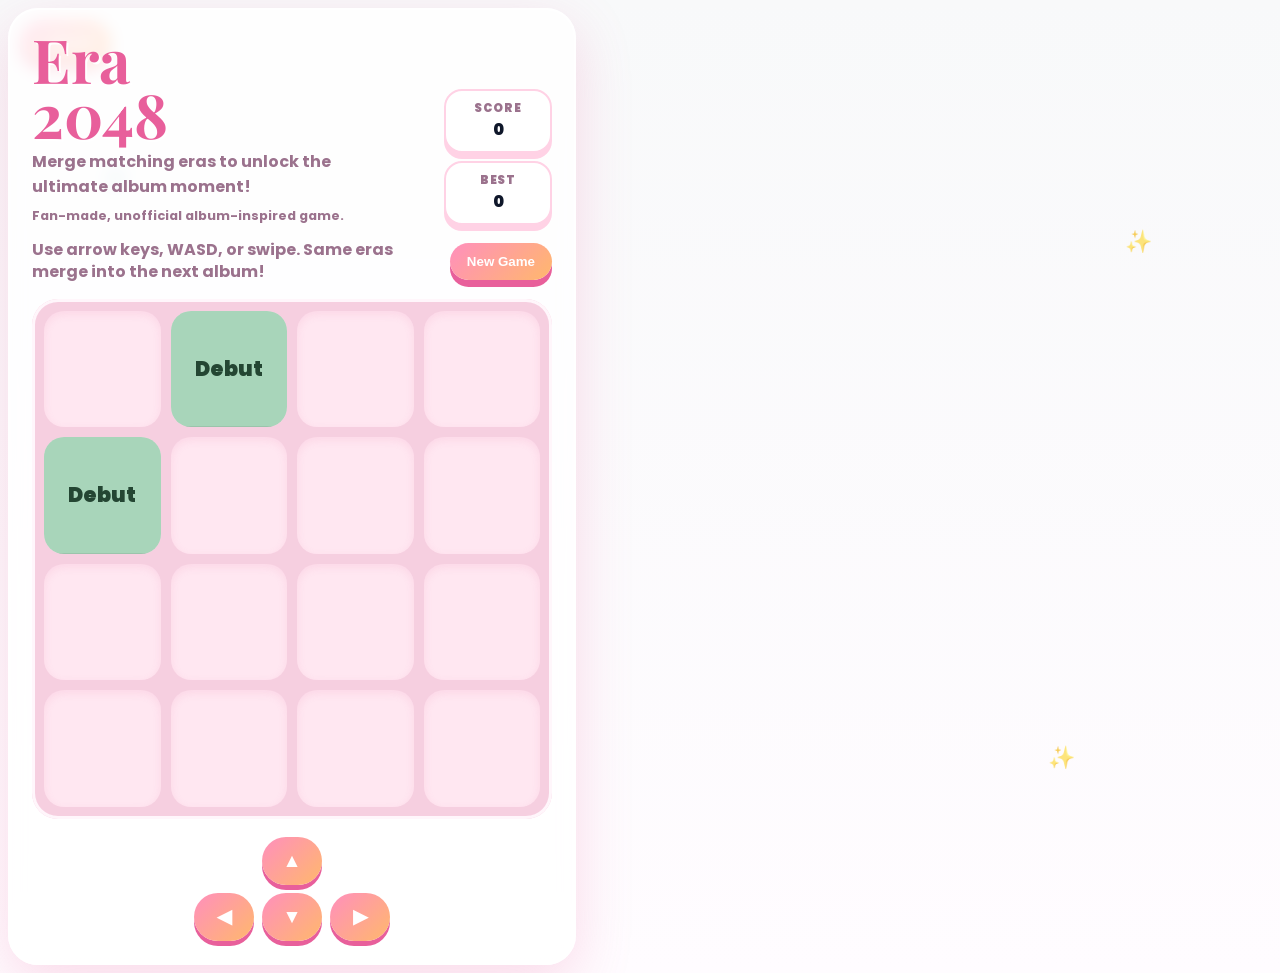
<file: game.html>
<!DOCTYPE html>
<html lang="en">
<head>
  <meta charset="UTF-8" />
  <meta name="viewport" content="width=device-width, initial-scale=1.0" />
  <title>Era Merge 2048</title>
  <link rel="stylesheet" href="stylesheet.css">
</head>
<body>
  <div class="sparkle">💿</div>
  <div class="sparkle">✨</div>
  <div class="sparkle">🎤</div>
  <div class="sparkle">✨</div>

  <a href="index.html" class="back-link">← Back</a>

  <main class="game">
    <header>
      <div>
        <h1>Era<br>2048</h1>
        <p class="subtitle">Merge matching eras to unlock the ultimate album moment!</p><p class="subtitle" style="font-size:0.8rem;">Fan-made, unofficial album-inspired game.</p>
      </div>
      <div class="score-boxes">
        <div class="score"><small>Score</small><span id="score">0</span></div>
        <div class="score"><small>Best</small><span id="best">0</span></div>
      </div>
    </header>

    <div class="toolbar">
      <p>Use arrow keys, WASD, or swipe. Same eras merge into the next album!</p>
      <button id="newGame">New Game</button>
    </div>

    <section class="board-wrap" id="touchArea">
      <div class="board" id="board"></div>
      <div class="overlay" id="overlay">
        <div>
          <h2 id="messageTitle">Yum!</h2>
          <p id="messageText">You made something magical.</p>
          <button id="again">Play Again</button>
        </div>
      </div>
    </section>

    <div class="mobile" aria-label="Mobile controls">
      <button class="ghost"></button>
      <button data-move="up">▲</button>
      <button class="ghost"></button>
      <button data-move="left">◀</button>
      <button data-move="down">▼</button>
      <button data-move="right">▶</button>
    </div>
  </main>

  <script>
    const boardEl = document.getElementById("board");
    const scoreEl = document.getElementById("score");
    const bestEl = document.getElementById("best");
    const overlay = document.getElementById("overlay");
    const messageTitle = document.getElementById("messageTitle");
    const messageText = document.getElementById("messageText");
    const touchArea = document.getElementById("touchArea");

    const size = 4;
    const treats = {
      2: "Debut",
      4: "Fearless",
      8: "Speak Now",
      16: "Red",
      32: "1989",
      64: "reputation",
      128: "Lover",
      256: "folklore",
      512: "evermore",
      1024: "Midnights",
      2048: "TTPD"
    };

    let board = [];
    let score = 0;
    let won = false;
    let best = Number(localStorage.getItem("era-2048-best")) || 0;
    bestEl.textContent = best;

    function newGame() {
      board = Array.from({ length: size }, () => Array(size).fill(0));
      score = 0;
      won = false;
      overlay.classList.remove("show");
      addRandomTile();
      addRandomTile();
      update();
    }

    function addRandomTile() {
      const empty = [];
      for (let r = 0; r < size; r++) {
        for (let c = 0; c < size; c++) {
          if (board[r][c] === 0) empty.push({ r, c });
        }
      }
      if (!empty.length) return;
      const spot = empty[Math.floor(Math.random() * empty.length)];
      board[spot.r][spot.c] = Math.random() < 0.9 ? 2 : 4;
    }

    function update() {
      scoreEl.textContent = score;
      if (score > best) {
        best = score;
        bestEl.textContent = best;
        localStorage.setItem("era-2048-best", best);
      }

      boardEl.innerHTML = "";
      for (let r = 0; r < size; r++) {
        for (let c = 0; c < size; c++) {
          const value = board[r][c];
          const cell = document.createElement("div");
          cell.className = "cell";

          if (value) {
            const tile = document.createElement("div");
            tile.className = `tile v${value}`;
            tile.textContent = treats[value] || "💖";
            tile.title = value;
            cell.appendChild(tile);
          }

          boardEl.appendChild(cell);
        }
      }
    }

    function slideLine(line) {
      const filtered = line.filter(Boolean);
      const result = [];
      let gained = 0;

      for (let i = 0; i < filtered.length; i++) {
        if (filtered[i] === filtered[i + 1]) {
          const merged = filtered[i] * 2;
          result.push(merged);
          gained += merged;
          i++;
        } else {
          result.push(filtered[i]);
        }
      }

      while (result.length < size) result.push(0);
      return { result, gained };
    }

    function move(dir) {
      const before = JSON.stringify(board);
      let gained = 0;

      if (dir === "left" || dir === "right") {
        for (let r = 0; r < size; r++) {
          let line = board[r].slice();
          if (dir === "right") line.reverse();
          const slid = slideLine(line);
          let result = slid.result;
          if (dir === "right") result.reverse();
          board[r] = result;
          gained += slid.gained;
        }
      }

      if (dir === "up" || dir === "down") {
        for (let c = 0; c < size; c++) {
          let line = [];
          for (let r = 0; r < size; r++) line.push(board[r][c]);
          if (dir === "down") line.reverse();
          const slid = slideLine(line);
          let result = slid.result;
          if (dir === "down") result.reverse();
          for (let r = 0; r < size; r++) board[r][c] = result[r];
          gained += slid.gained;
        }
      }

      if (JSON.stringify(board) !== before) {
        score += gained;
        addRandomTile();
        update();
        checkState();
      }
    }

    function checkState() {
      if (!won && board.flat().includes(2048)) {
        won = true;
        showMessage("Era Icon!", "You unlocked the ultimate album era!");
        return;
      }

      if (board.flat().includes(0)) return;

      for (let r = 0; r < size; r++) {
        for (let c = 0; c < size; c++) {
          const value = board[r][c];
          if (board[r + 1]?.[c] === value || board[r]?.[c + 1] === value) return;
        }
      }

      showMessage("All full!", "No more moves. Your eras still had a legendary run.");
    }

    function showMessage(title, text) {
      messageTitle.textContent = title;
      messageText.textContent = text;
      overlay.classList.add("show");
    }

    document.addEventListener("keydown", e => {
      const key = e.key.toLowerCase();
      const map = {
        arrowup: "up", w: "up",
        arrowdown: "down", s: "down",
        arrowleft: "left", a: "left",
        arrowright: "right", d: "right"
      };
      if (map[key]) {
        e.preventDefault();
        move(map[key]);
      }
    });

    document.querySelectorAll("[data-move]").forEach(button => {
      button.addEventListener("click", () => move(button.dataset.move));
    });

    document.getElementById("newGame").addEventListener("click", newGame);
    document.getElementById("again").addEventListener("click", newGame);

    let startX = 0, startY = 0;

    touchArea.addEventListener("pointerdown", e => {
      startX = e.clientX;
      startY = e.clientY;
    });

    touchArea.addEventListener("pointerup", e => {
      const dx = e.clientX - startX;
      const dy = e.clientY - startY;
      if (Math.max(Math.abs(dx), Math.abs(dy)) < 30) return;

      if (Math.abs(dx) > Math.abs(dy)) {
        move(dx > 0 ? "right" : "left");
      } else {
        move(dy > 0 ? "down" : "up");
      }
    });

    newGame();
  </script>
</body>
</html>
</file>
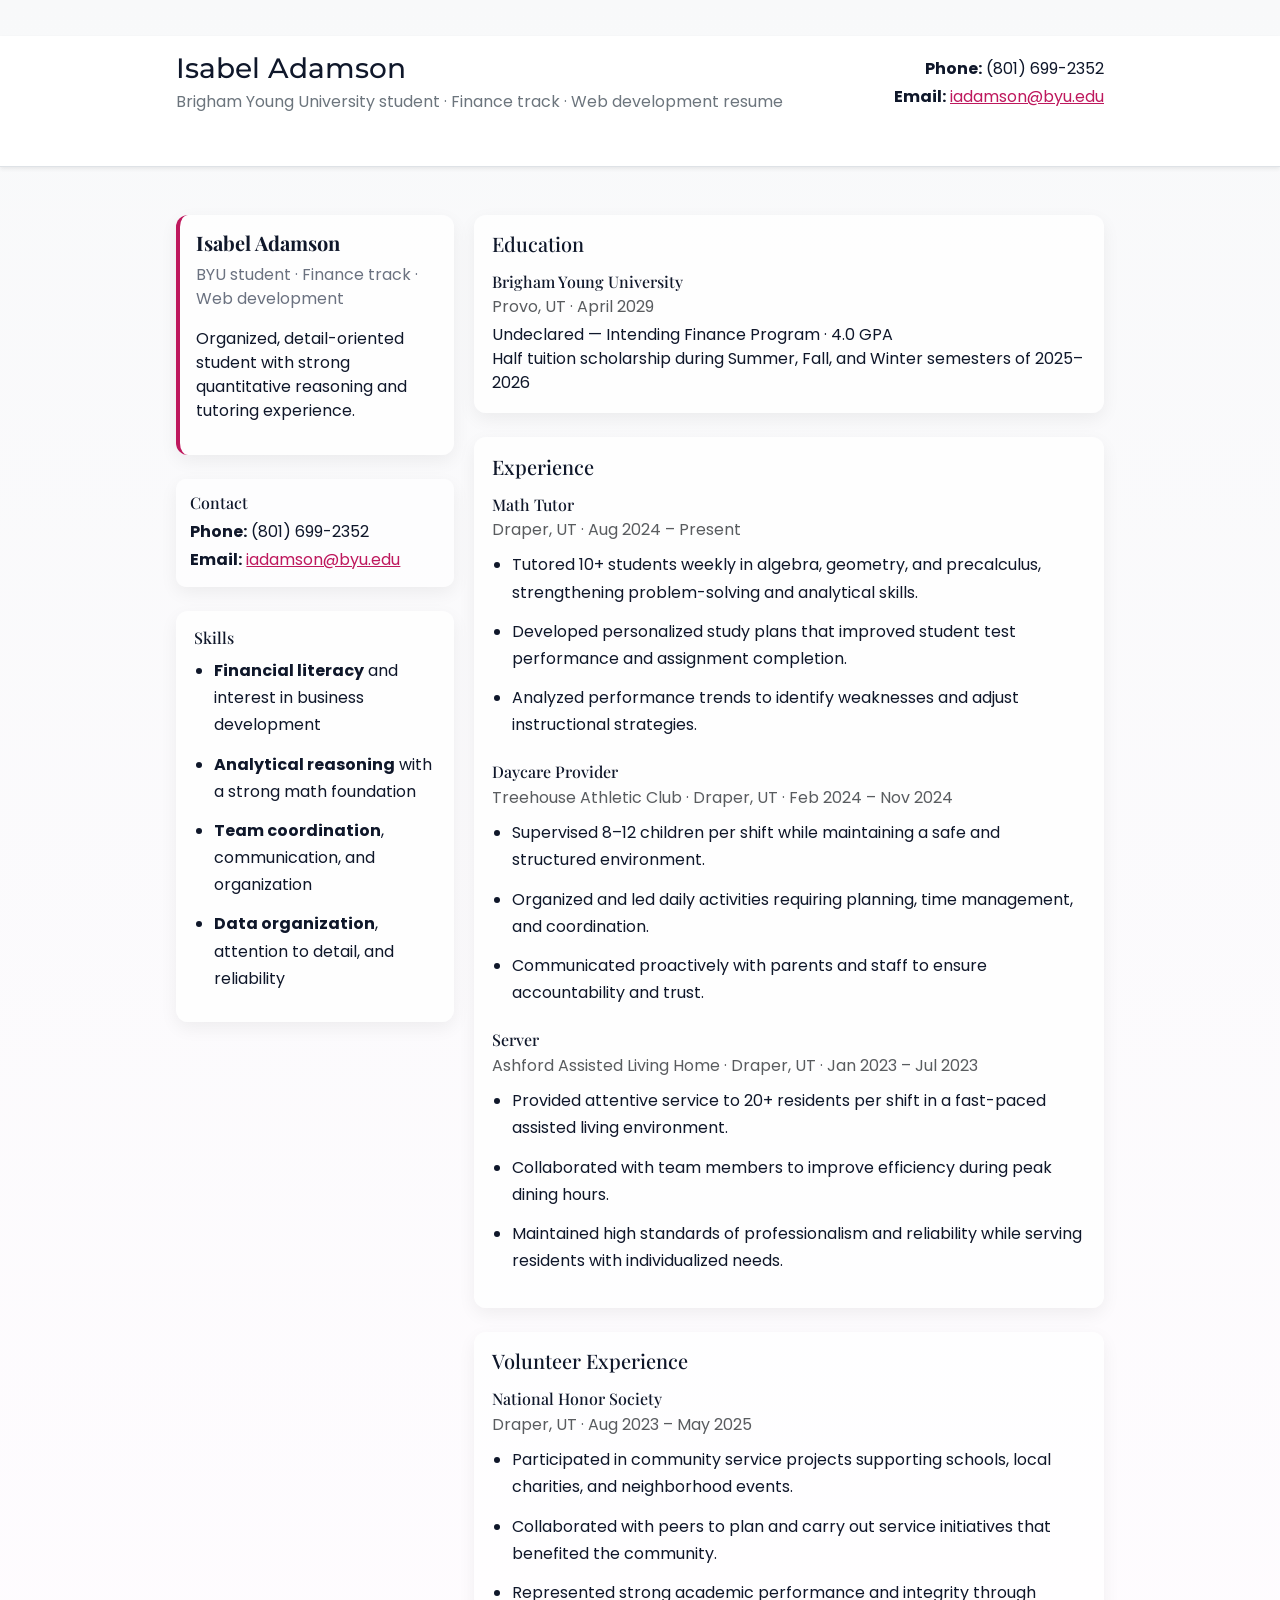
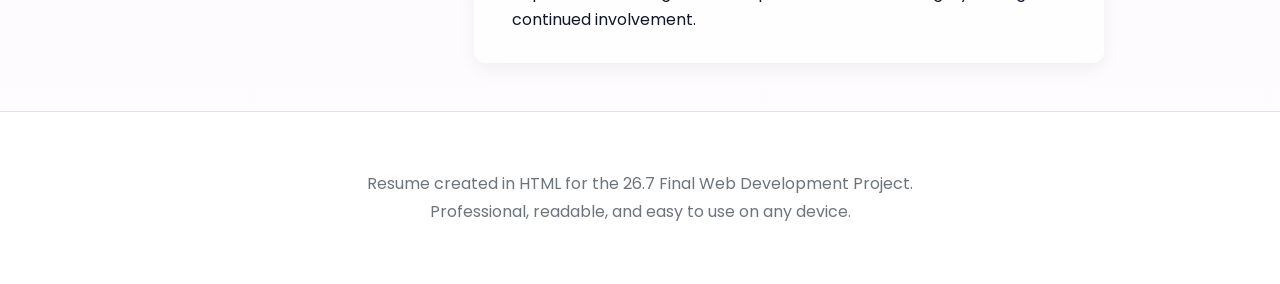
<file: resume.html>
<!DOCTYPE html>
<html lang="en">
<head>
  <meta charset="UTF-8">
  <meta name="viewport" content="width=device-width, initial-scale=1.0">
  <title>Isabel Adamson | Resume</title>
  <link href="https://cdn.jsdelivr.net/npm/bootstrap@5.3.2/dist/css/bootstrap.min.css" rel="stylesheet" integrity="sha384-9ndCyUa2Y10vCXwlP4n0yGxo4N3bO+zP7vD9b4wV7vTm0w5u72c47Pe6NVP5lWZ5" crossorigin="anonymous">
  <link rel="stylesheet" href="stylesheet.css">
</head>
<body>
  <header class="border-bottom bg-white shadow-sm">
    <div class="container py-3 d-flex flex-column flex-md-row align-items-center justify-content-between">
      <div>
        <h1 class="h3 mb-1">Isabel Adamson</h1>
        <p class="mb-0 text-secondary">Brigham Young University student · Finance track · Web development resume</p>
      </div>
      <div class="mt-3 mt-md-0 text-md-end">
        <p class="mb-1"><strong>Phone:</strong> (801) 699-2352</p>
        <p class="mb-0"><strong>Email:</strong> <a href="mailto:iadamson@byu.edu">iadamson@byu.edu</a></p>
      </div>
    </div>
  </header>

  <main class="container my-5">
    <div class="resume-grid">
      <div class="resume-left">
        <div class="profile-card section-box mb-4">
          <h2 class="name">Isabel Adamson</h2>
          <p class="muted">BYU student · Finance track · Web development</p>
          <p>Organized, detail-oriented student with strong quantitative reasoning and tutoring experience.</p>
        </div>

        <div class="contact-box section-box mb-4">
          <h3 class="h6 mb-2">Contact</h3>
          <p class="mb-1"><strong>Phone:</strong> (801) 699-2352</p>
          <p class="mb-0"><strong>Email:</strong> <a href="mailto:iadamson@byu.edu">iadamson@byu.edu</a></p>
        </div>

        <div class="skills-box section-box">
          <h3 class="h6 mb-2">Skills</h3>
          <ul class="resume-list mb-0">
            <li><strong>Financial literacy</strong> and interest in business development</li>
            <li><strong>Analytical reasoning</strong> with a strong math foundation</li>
            <li><strong>Team coordination</strong>, communication, and organization</li>
            <li><strong>Data organization</strong>, attention to detail, and reliability</li>
          </ul>
        </div>
      </div>

      <div class="resume-right">
        <div class="section-box mb-4">
          <h2 class="h5 mb-3">Education</h2>
          <h3 class="h6 mb-1">Brigham Young University</h3>
          <p class="mb-1 text-muted">Provo, UT · April 2029</p>
          <p class="mb-0">Undeclared — Intending Finance Program · 4.0 GPA</p>
          <p class="mb-0">Half tuition scholarship during Summer, Fall, and Winter semesters of 2025–2026</p>
        </div>

        <div class="section-box mb-4">
          <h2 class="h5 mb-3">Experience</h2>
          <div class="mb-4">
            <h3 class="h6 mb-1">Math Tutor</h3>
            <p class="text-muted mb-1">Draper, UT · Aug 2024 – Present</p>
            <ul class="resume-list">
              <li>Tutored 10+ students weekly in algebra, geometry, and precalculus, strengthening problem-solving and analytical skills.</li>
              <li>Developed personalized study plans that improved student test performance and assignment completion.</li>
              <li>Analyzed performance trends to identify weaknesses and adjust instructional strategies.</li>
            </ul>
          </div>
          <div class="mb-4">
            <h3 class="h6 mb-1">Daycare Provider</h3>
            <p class="text-muted mb-1">Treehouse Athletic Club · Draper, UT · Feb 2024 – Nov 2024</p>
            <ul class="resume-list">
              <li>Supervised 8–12 children per shift while maintaining a safe and structured environment.</li>
              <li>Organized and led daily activities requiring planning, time management, and coordination.</li>
              <li>Communicated proactively with parents and staff to ensure accountability and trust.</li>
            </ul>
          </div>
          <div>
            <h3 class="h6 mb-1">Server</h3>
            <p class="text-muted mb-1">Ashford Assisted Living Home · Draper, UT · Jan 2023 – Jul 2023</p>
            <ul class="resume-list">
              <li>Provided attentive service to 20+ residents per shift in a fast-paced assisted living environment.</li>
              <li>Collaborated with team members to improve efficiency during peak dining hours.</li>
              <li>Maintained high standards of professionalism and reliability while serving residents with individualized needs.</li>
            </ul>
          </div>
        </div>

        <div class="section-box">
          <h2 class="h5 mb-3">Volunteer Experience</h2>
          <h3 class="h6 mb-1">National Honor Society</h3>
          <p class="text-muted mb-1">Draper, UT · Aug 2023 – May 2025</p>
          <ul class="resume-list mb-0">
            <li>Participated in community service projects supporting schools, local charities, and neighborhood events.</li>
            <li>Collaborated with peers to plan and carry out service initiatives that benefited the community.</li>
            <li>Represented strong academic performance and integrity through continued involvement.</li>
          </ul>
        </div>
      </div>
    </div>
  </main>

  <footer class="border-top py-4 bg-white">
    <div class="container text-center text-secondary">
      <p class="mb-1">Resume created in HTML for the 26.7 Final Web Development Project.</p>
      <p class="mb-0">Professional, readable, and easy to use on any device.</p>
    </div>
  </footer>

  <script src="https://cdn.jsdelivr.net/npm/bootstrap@5.3.2/dist/js/bootstrap.bundle.min.js" integrity="sha384-OERcA2zJG+D5y7m4bGUVxI/tMUpkQ6YCe5+8e2fzF5RZ1I0yKZe7eotYV4WcH1dh" crossorigin="anonymous"></script>
</body>
</html>
</file>
<file: stylesheet.css>
/* Consolidated stylesheet for index and scratch pages */
@import url('https://fonts.googleapis.com/css2?family=Poppins:wght@300;400;600;700&family=Playfair+Display:wght@400;600&family=Montserrat:wght@300;400;600&display=swap');

:root{
  --bg:#f8f9fa;
  --primary:#0f172a;
  --accent:#be185d;
  --muted:#6b7280;
  --card-bg:#ffffffcc;
  --radius:12px;
}

/* Base */
body {
  background: linear-gradient(180deg,var(--bg) 0%, #fffcff 100%);
  color: var(--primary);
  font-family: 'Poppins', system-ui, -apple-system, 'Segoe UI', Roboto, Arial;
  -webkit-font-smoothing:antialiased;
}

.resume-card { border-radius: 1rem; }
.card-body { padding: 1.5rem; }

h1, h2, h3 { color: var(--primary); font-family: 'Playfair Display', 'Poppins', serif; }

a { color: var(--accent); }
a:hover { opacity:0.9; }

.resume-list { list-style: disc; padding-left: 1.35rem; margin-top: 0.75rem; }
.resume-list li { margin-bottom: 0.75rem; line-height: 1.7; }

footer { background: transparent; color: var(--muted); }

@media (max-width: 767px) { header .container { text-align: center; } }

/* Taylor Swift page styles */
.taylor-page { background: linear-gradient(180deg,#fff6f9 0%, #fff6ff 100%); min-height: 100vh; background-attachment: fixed; }
.card { background: rgba(255,255,255,0.94); border-radius: 10px; }
.taylor-page h1, .taylor-page h2 { font-family: 'Playfair Display', 'Poppins', serif; }
.taylor-hero { display: flex; gap: 1.25rem; align-items: center; padding: 2rem; background: linear-gradient(135deg, #fff6fb 0%, #fffaf0 100%); border-radius: 1rem; box-shadow: 0 6px 18px rgba(31,41,55,0.06); }
.taylor-photo { width: 180px; height: 180px; flex: 0 0 180px; border-radius: 14px; object-fit: cover; border: 6px solid rgba(255,255,255,0.85); box-shadow: 0 8px 20px rgba(219,39,119,0.08); }
.muted { color: var(--muted); }
.section { margin-top: 1.25rem; }
.container { max-width: 960px; margin: 2.25rem auto; padding: 0 1rem; }
.jump-link { display:inline-block; margin-top:0.5rem; background:#fde8f0; padding:0.35rem 0.6rem; border-radius:999px; color:#d63384; text-decoration:none; }
iframe { width: 100%; height: 480px; border: 0; border-radius: 8px; }
@media (max-width:600px){ .taylor-hero{ flex-direction:column; align-items:flex-start } .taylor-photo{ width:140px; height:140px } iframe{height:260px} }

/* Resume / index page styles */
:root { --resume-accent: #0ea5a4; }
.resume-grid { display:flex; gap:1.25rem; align-items:flex-start; }
.resume-left { flex:0 0 30%; }
.resume-right { flex:1 1 70%; }
.section-box { background: var(--card-bg); border-radius: var(--radius); padding:1.1rem; box-shadow: 0 6px 18px rgba(2,6,23,0.06); }
.profile-card { text-align:left; padding:1rem; border-left:4px solid var(--accent); }
.contact-box { background: rgba(255,255,255,0.7); border-radius:10px; padding:0.9rem; }
.resume-header { color: var(--primary); font-weight:600; }
.resume-accent { color: var(--accent); }
.resume-list { padding-left:1.25rem; margin-top:0.6rem; }
@media (max-width: 900px){ .resume-grid{ flex-direction:column } .resume-left{ flex-basis:auto } }
.name { font-size:1.25rem; font-weight:700; }

/* Header & printable tweaks */
header { background: transparent; }
header .container h1 { font-family: 'Montserrat', 'Poppins', sans-serif; }

/* Utility */
.text-accent { color: var(--accent); }
.box-shadow-soft { box-shadow: 0 10px 30px rgba(15,23,42,0.06); }

/* Gallery and page utilities */
.gallery-photo { max-width:100%; border-radius:8px; display:block; }
footer.section { text-align:center; padding:1.25rem 0; }

/* Era 2048 Game Styles */
:root {
  --game-bg: #fff3f8;
  --game-panel: #ffffffcc;
  --game-text: #5b3651;
  --game-muted: #9b728d;
  --game-accent: #ff8fbd;
  --game-accent-dark: #e85f9b;
  --game-grid: #f6cfe0;
  --game-empty: #ffe7f1;
}

.game body {
  background:
    radial-gradient(circle at 20% 15%, #fff 0 8%, transparent 9%),
    radial-gradient(circle at 80% 10%, #ffd7e8 0 11%, transparent 12%),
    radial-gradient(circle at 10% 85%, #ffe0ef 0 13%, transparent 14%),
    var(--game-bg);
}

.sparkle {
  position: fixed;
  font-size: 22px;
  opacity: 0.65;
  animation: float 5s infinite ease-in-out;
  pointer-events: none;
}

.sparkle:nth-child(1) { left: 8%; top: 18%; animation-delay: 0s; }
.sparkle:nth-child(2) { right: 10%; top: 25%; animation-delay: 1.2s; }
.sparkle:nth-child(3) { left: 14%; bottom: 18%; animation-delay: 2s; }
.sparkle:nth-child(4) { right: 16%; bottom: 14%; animation-delay: 0.7s; }

@keyframes float {
  0%, 100% { transform: translateY(0) rotate(0deg); }
  50% { transform: translateY(-18px) rotate(10deg); }
}

.game {
  width: min(94vw, 520px);
  padding: 22px;
  border-radius: 30px;
  background: var(--game-panel);
  box-shadow: 0 18px 55px rgba(232, 95, 155, 0.22);
  border: 2px solid #fff;
  backdrop-filter: blur(8px);
}

.game header {
  display: flex;
  justify-content: space-between;
  gap: 16px;
  align-items: flex-end;
  margin-bottom: 14px;
}

.game h1 {
  margin: 0;
  font-size: clamp(2.1rem, 8vw, 3.8rem);
  line-height: 0.9;
  color: var(--game-accent-dark);
  text-shadow: 2px 2px 0 #fff;
}

.game .subtitle {
  margin: 8px 0 0;
  color: var(--game-muted);
  font-weight: 700;
}

.score-boxes {
  display: flex;
  gap: 8px;
  flex-wrap: wrap;
  justify-content: flex-end;
}

.score {
  min-width: 84px;
  padding: 9px 10px;
  border-radius: 18px;
  text-align: center;
  background: #fff;
  border: 2px solid #ffd2e5;
  box-shadow: 0 6px 0 #ffd2e5;
  font-weight: 900;
}

.score small {
  display: block;
  color: var(--game-muted);
  font-size: 0.72rem;
  letter-spacing: 0.08em;
  text-transform: uppercase;
}

.game .toolbar {
  display: flex;
  align-items: center;
  justify-content: space-between;
  gap: 12px;
  margin-bottom: 16px;
}

.game .toolbar p {
  margin: 0;
  color: var(--game-muted);
  font-weight: 700;
  line-height: 1.35;
}

.game button {
  border: 0;
  border-radius: 999px;
  padding: 11px 17px;
  font-weight: 900;
  color: white;
  background: linear-gradient(135deg, #ff8fbd, #ffb86c);
  box-shadow: 0 7px 0 #e85f9b;
  cursor: pointer;
  white-space: nowrap;
}

.game button:active { transform: translateY(3px); box-shadow: 0 4px 0 #e85f9b; }

.board-wrap {
  position: relative;
  border-radius: 26px;
  padding: 12px;
  background: var(--game-grid);
  box-shadow: inset 0 0 0 3px #fff6fb;
  touch-action: none;
}

.board {
  display: grid;
  grid-template-columns: repeat(4, minmax(0, 1fr));
  grid-template-rows: repeat(4, minmax(0, 1fr));
  gap: 10px;
  width: 100%;
  aspect-ratio: 1 / 1;
}

.cell, .tile {
  width: 100%;
  height: 100%;
  min-width: 0;
  min-height: 0;
  aspect-ratio: 1 / 1;
  border-radius: 20px;
  display: grid;
  place-items: center;
  overflow: hidden;
}

.cell {
  background: var(--game-empty);
  box-shadow: inset 0 3px 8px rgba(232, 95, 155, 0.12);
}

.tile {
  font-size: clamp(0.72rem, 3.3vw, 1.3rem);
  line-height: 1.05;
  text-align: center;
  padding: 6px;
  word-break: normal;
  font-weight: 900;
  transition: transform 120ms ease, opacity 120ms ease;
  box-shadow: inset 0 -7px rgba(0,0,0,0.08), 0 5px 10px rgba(118, 55, 93, 0.12);
  user-select: none;
  animation: pop 130ms ease;
}

@keyframes pop {
  from { transform: scale(0.82); opacity: 0.55; }
  to { transform: scale(1); opacity: 1; }
}

.v2    { background: #a8d5ba; color: #244633; }
.v4    { background: #f3d4e5; color: #6c3d56; }
.v8    { background: #d8c7ff; color: #44306b; }
.v16   { background: #d9d0c7; color: #4d443d; }
.v32   { background: #f8b3c8; color: #75364b; }
.v64   { background: #d9ecff; color: #2f526d; }
.v128  { background: #111827; color: #f8fafc; }
.v256  { background: #ffe066; color: #6b4f00; }
.v512  { background: #c9c0ad; color: #453f34; }
.v1024 { background: #f5f0e8; color: #5d5346; }
.v2048 { background: #c8e6c9; color: #244633; box-shadow: 0 0 24px #fff2a8, inset 0 -7px rgba(0,0,0,0.08); }

.overlay {
  position: absolute;
  inset: 12px;
  border-radius: 22px;
  display: none;
  place-items: center;
  padding: 24px;
  text-align: center;
  background: rgba(255, 246, 251, 0.88);
  backdrop-filter: blur(5px);
  z-index: 5;
}

.overlay.show { display: grid; }

.overlay h2 {
  margin: 0 0 8px;
  font-size: 2.2rem;
  color: var(--game-accent-dark);
}

.overlay p {
  margin: 0 0 16px;
  color: var(--game-muted);
  font-weight: 800;
}

.mobile {
  display: grid;
  grid-template-columns: repeat(3, 60px);
  justify-content: center;
  gap: 8px;
  margin-top: 18px;
}

.mobile button {
  width: 60px;
  height: 48px;
  padding: 0;
  box-shadow: 0 5px 0 #e85f9b;
  font-size: 1.2rem;
}

.ghost { visibility: hidden; }

.back-link {
  position: absolute;
  top: 20px;
  left: 20px;
  padding: 10px 16px;
  background: linear-gradient(135deg, #ff8fbd, #ffb86c);
  color: white;
  text-decoration: none;
  border-radius: 999px;
  font-weight: 700;
  box-shadow: 0 5px 0 #e85f9b;
  transition: transform 120ms ease;
}

.back-link:hover { transform: translateY(-2px); }

@media (max-width: 480px) {
  .game { padding: 16px; }
  .game header { align-items: flex-start; flex-direction: column; }
  .score-boxes { justify-content: flex-start; }
  .game .toolbar { align-items: flex-start; flex-direction: column; }
  .back-link { position: static; margin-bottom: 16px; display: inline-block; }
}

/* Taylor page additional sections */
.discography-table { width:100%; border-collapse:collapse; margin-top:1rem; }
.discography-table thead { background:linear-gradient(135deg, #fde8f0 0%, #fff6f9 100%); }
.discography-table th, .discography-table td { padding:0.75rem; text-align:left; border-bottom:1px solid #f5f5f5; }
.discography-table tbody tr:hover { background:#fffaf8; }

.tours-list { list-style:none; padding:0; }
.tours-list li { padding:0.75rem 0; border-bottom:1px solid #f5f5f5; }
.tours-list li:last-child { border-bottom:none; }

.awards-grid { display:grid; grid-template-columns:repeat(auto-fit, minmax(140px, 1fr)); gap:1.5rem; margin:1.5rem 0; }
.award-item { text-align:center; padding:1rem; background:#fde8f0; border-radius:12px; }
.award-count { font-size:2rem; color:var(--accent); margin:0.5rem 0; font-weight:700; }
.award-item p { margin:0; color:var(--muted); font-size:0.9rem; }

.quote-box { border-left:4px solid var(--accent); padding:1rem; margin:1rem 0; background:rgba(255,200,220,0.08); font-style:italic; color:var(--primary); }
.quote-box p { margin:0; }

.facts-list { list-style:none; padding:0; }
.facts-list li { padding:0.75rem 0; font-size:0.95rem; }

@media (max-width:768px){ .awards-grid { grid-template-columns:repeat(2, 1fr); } }
</file>
